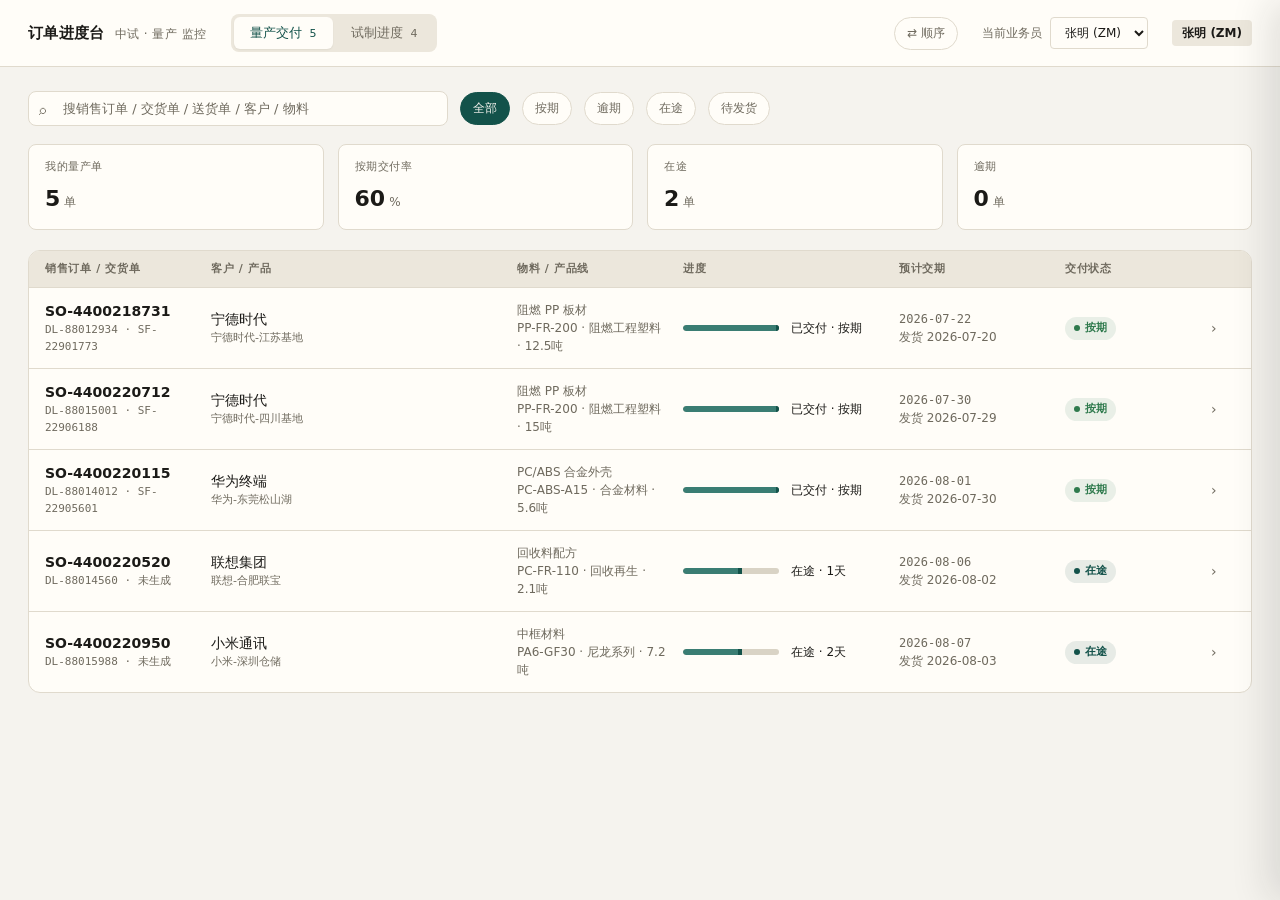
<file: index.html>
<!DOCTYPE html>
<html lang="zh-CN">
<head>
  <meta charset="UTF-8" />
  <meta name="viewport" content="width=device-width, initial-scale=1.0" />
  <title>订单进度台 — 中试 & 量产监控</title>
  <link rel="stylesheet" href="styles.css" />
</head>
<body>
  <div class="app">
    <!-- 顶栏 -->
    <header class="appbar">
      <div class="appbar__brand">
        <span class="appbar__title">订单进度台</span>
        <span class="appbar__sub">中试 · 量产 监控</span>
      </div>

      <div id="appbar-tabs" class="module-tabs"></div>

      <div class="appbar__spacer"></div>

      <button id="swap-order" class="chip" title="交换模块顺序">⇄ 顺序</button>

      <label class="appbar__me">
        <span>当前业务员</span>
        <select id="appbar-user" class="select"></select>
      </label>
      <div class="appbar__me"><span class="who" id="appbar-who">—</span></div>
    </header>

    <!-- 主体 -->
    <main class="main">
      <div id="module"></div>
    </main>
  </div>

  <!-- 详情抽屉 -->
  <div id="overlay" class="overlay"></div>
  <aside id="drawer" class="drawer">
    <div id="drawer-head" class="drawer__head"></div>
    <div id="drawer-body" class="drawer__body"></div>
  </aside>

  <script>
    // 注入业务员选项（在 app.js 之前，避免渲染时 select 为空）
    const OWNERS_KEYS = ['张明 (ZM)', '李芳 (LF)'];
    document.getElementById('appbar-user').innerHTML = OWNERS_KEYS
      .map(k => `<option value="${k}">${k}</option>`).join('');
  </script>
  <script src="app.js"></script>
</body>
</html>
</file>
<file: styles.css>
/* ============================================================
   订单进度台 — 品牌令牌
   方向 A+D：阶段轨道结构骨架 + 瑞士极简执行美学
   暖纸底 / 深 petrol 主色 / 发丝级分隔 / 单一强调
   ============================================================ */
:root {
  /* —— 表面与文字 —— */
  --brand-background: #f5f3ee;          /* 暖纸 paper */
  --brand-foreground: #1b1a17;          /* 墨 ink */
  --brand-card: #fffdf8;                /* 卡片暖白 */
  --brand-card-foreground: #1b1a17;
  --brand-popover: #fffdf8;
  --brand-popover-foreground: #1b1a17;
  /* —— 主色（唯一品牌强调） —— */
  --brand-primary: #13524a;             /* 深 petrol / teal */
  --brand-primary-foreground: #f5f3ee;
  /* —— 次级表面 —— */
  --brand-muted: #ece7dc;               /* 暖中性 muted */
  --brand-muted-foreground: #6f6a5e;     /* 次级文字 */
  /* —— 边界 / 输入 / 聚焦 —— */
  --brand-border: #e0dacd;              /* 发丝级分隔 */
  --brand-input: #e0dacd;
  --brand-ring: #13524a;
  /* —— 圆角刻度（瑞士克制） —— */
  --brand-radius-sm: 4px;
  --brand-radius-md: 8px;
  --brand-radius-lg: 12px;
  /* —— 状态色（仅真实状态/延误） —— */
  --state-success: #2f7a4d;
  --state-warning: #a9700f;
  --state-error: #ad3a2d;
  /* —— 阶段轨道派生色（中性 + 主色阶） —— */
  --track-rail: #d9d3c5;                /* 未达段导轨 */
  --track-done: #3a7d73;                /* 已完成段 */
  --track-active: #13524a;              /* 当前段 */
  --track-future: #c2bcaf;              /* 占位 */
  /* —— 字体栈（无衬线 / 系统优先，无外部加载） —— */
  --brand-font-sans: "Inter", "SF Pro Text", "Segoe UI", system-ui, -apple-system,
    "PingFang SC", "Hiragino Sans GB", "Microsoft YaHei", sans-serif;
  --brand-font-mono: "SF Mono", "JetBrains Mono", "Consolas", "Menlo", monospace;
}

/* ============================================================
   基础重置
   ============================================================ */
*, *::before, *::after { box-sizing: border-box; }
html, body { margin: 0; padding: 0; }
body {
  font-family: var(--brand-font-sans);
  background: var(--brand-background);
  color: var(--brand-foreground);
  font-size: 14px;
  line-height: 1.5;
  -webkit-font-smoothing: antialiased;
  text-rendering: optimizeLegibility;
}
button { font-family: inherit; cursor: pointer; }
input, select { font-family: inherit; }
a { color: var(--brand-primary); text-decoration: none; }
a:hover { text-decoration: underline; }

/* ============================================================
   应用骨架
   ============================================================ */
.app {
  min-height: 100vh;
  display: flex;
  flex-direction: column;
}

/* —— 顶栏 —— */
.appbar {
  background: var(--brand-card);
  border-bottom: 1px solid var(--brand-border);
  padding: 14px 28px;
  display: flex;
  align-items: center;
  gap: 24px;
  position: sticky;
  top: 0;
  z-index: 20;
}
.appbar__brand {
  display: flex;
  align-items: baseline;
  gap: 10px;
}
.appbar__title {
  font-size: 15px;
  font-weight: 600;
  letter-spacing: 0.02em;
}
.appbar__sub {
  font-size: 12px;
  color: var(--brand-muted-foreground);
  letter-spacing: 0.04em;
}
.appbar__spacer { flex: 1; }
.appbar__me {
  display: flex;
  align-items: center;
  gap: 8px;
  font-size: 12px;
  color: var(--brand-muted-foreground);
}
.appbar__me .who {
  color: var(--brand-foreground);
  font-weight: 600;
  padding: 4px 10px;
  background: var(--brand-muted);
  border-radius: var(--brand-radius-sm);
}

/* —— 模块切换 —— */
.module-tabs {
  display: flex;
  gap: 2px;
  background: var(--brand-muted);
  border-radius: var(--brand-radius-md);
  padding: 3px;
}
.module-tab {
  border: 0;
  background: transparent;
  color: var(--brand-muted-foreground);
  font-size: 13px;
  font-weight: 500;
  padding: 7px 16px;
  border-radius: 6px;
  display: flex;
  align-items: center;
  gap: 8px;
  transition: background .15s, color .15s;
}
.module-tab .count {
  font-size: 11px;
  font-variant-numeric: tabular-nums;
  color: var(--brand-muted-foreground);
}
.module-tab:hover { color: var(--brand-foreground); }
.module-tab.is-active {
  background: var(--brand-card);
  color: var(--brand-primary);
  box-shadow: 0 1px 2px rgba(27,26,23,.06);
}
.module-tab.is-active .count { color: var(--brand-primary); }

/* —— 主体 —— */
.main {
  flex: 1;
  padding: 24px 28px 48px;
  max-width: 1480px;
  width: 100%;
  margin: 0 auto;
}

/* ============================================================
   工具条：搜索 + 筛选
   ============================================================ */
.toolbar {
  display: flex;
  align-items: center;
  gap: 12px;
  margin-bottom: 18px;
  flex-wrap: wrap;
}
.search {
  position: relative;
  flex: 1;
  min-width: 240px;
  max-width: 420px;
}
.search input {
  width: 100%;
  border: 1px solid var(--brand-border);
  background: var(--brand-card);
  border-radius: var(--brand-radius-md);
  padding: 9px 12px 9px 34px;
  font-size: 13px;
  color: var(--brand-foreground);
  outline: none;
  transition: border-color .15s, box-shadow .15s;
}
.search input::placeholder { color: var(--brand-muted-foreground); }
.search input:focus {
  border-color: var(--brand-ring);
  box-shadow: 0 0 0 3px rgba(19,82,74,.12);
}
.search__icon {
  position: absolute;
  left: 11px;
  top: 50%;
  transform: translateY(-50%);
  color: var(--brand-muted-foreground);
  pointer-events: none;
}
.chip {
  border: 1px solid var(--brand-border);
  background: var(--brand-card);
  color: var(--brand-muted-foreground);
  font-size: 12px;
  font-weight: 500;
  padding: 7px 12px;
  border-radius: 999px;
  display: inline-flex;
  align-items: center;
  gap: 6px;
  transition: all .15s;
}
.chip:hover { border-color: var(--brand-muted-foreground); color: var(--brand-foreground); }
.chip.is-active {
  background: var(--brand-primary);
  color: var(--brand-primary-foreground);
  border-color: var(--brand-primary);
}
.chip.is-active .chip__x { opacity: .8; }
.select {
  border: 1px solid var(--brand-border);
  background: var(--brand-card);
  color: var(--brand-foreground);
  font-size: 12px;
  font-weight: 500;
  padding: 7px 10px;
  border-radius: var(--brand-radius-sm);
  outline: none;
}
.select:focus { border-color: var(--brand-ring); }

/* ============================================================
   订单列表
   ============================================================ */
.list {
  background: var(--brand-card);
  border: 1px solid var(--brand-border);
  border-radius: var(--brand-radius-lg);
  overflow: hidden;
}
.list__head {
  display: grid;
  align-items: center;
  background: var(--brand-muted);
  border-bottom: 1px solid var(--brand-border);
  padding: 10px 16px;
  font-size: 11px;
  font-weight: 600;
  letter-spacing: 0.06em;
  text-transform: uppercase;
  color: var(--brand-muted-foreground);
}
.row {
  display: grid;
  align-items: center;
  padding: 13px 16px;
  border-bottom: 1px solid var(--brand-border);
  cursor: pointer;
  transition: background .12s;
}
.row:last-child { border-bottom: 0; }
.row:hover { background: rgba(19,82,74,.035); }
.row.is-exception { background: rgba(173,58,45,.045); }
.row.is-exception:hover { background: rgba(173,58,45,.075); }
.row.is-exception td, .row.is-exception { /* 左侧异常指示条 */ }

/* 异常行左侧细条 */
.row { position: relative; }
.row.is-exception::before {
  content: "";
  position: absolute;
  left: 0; top: 0; bottom: 0;
  width: 3px;
  background: var(--state-error);
}

.col-no { font-weight: 600; font-variant-numeric: tabular-nums; }
.col-no .sub { font-weight: 400; color: var(--brand-muted-foreground); font-size: 11px; }
.col-customer { color: var(--brand-foreground); }
.col-customer .sub { color: var(--brand-muted-foreground); font-size: 11px; }
.col-meta { color: var(--brand-muted-foreground); font-size: 12px; }
.muted { color: var(--brand-muted-foreground); }
.mono { font-family: var(--brand-font-mono); font-size: 12px; }

/* —— 进度概览（列表行内） —— */
.pvw {
  display: flex;
  align-items: center;
  gap: 12px;
}
.pvw__track {
  position: relative;
  flex: 1;
  height: 6px;
  background: var(--track-rail);
  border-radius: 999px;
  overflow: hidden;
}
.pvw__fill {
  position: absolute;
  left: 0; top: 0; bottom: 0;
  background: var(--track-done);
  border-radius: 999px;
}
.pvw__fill.has-active::after {
  content: "";
  position: absolute;
  right: -1px; top: -2px; bottom: -2px;
  width: 4px;
  background: var(--track-active);
  border-radius: 999px;
}
.pvw__label {
  font-size: 12px;
  color: var(--brand-foreground);
  white-space: nowrap;
  min-width: 92px;
}
.pvw__label .frac {
  font-family: var(--brand-font-mono);
  color: var(--brand-muted-foreground);
  font-size: 11px;
  margin-left: 6px;
}

/* —— 状态徽章 —— */
.badge {
  display: inline-flex;
  align-items: center;
  gap: 5px;
  font-size: 11px;
  font-weight: 600;
  padding: 3px 9px;
  border-radius: 999px;
  letter-spacing: 0.02em;
  white-space: nowrap;
}
.badge .dot { width: 6px; height: 6px; border-radius: 50%; background: currentColor; }
.badge--ok      { color: var(--state-success); background: rgba(47,122,77,.10); }
.badge--warn    { color: var(--state-warning); background: rgba(169,112,15,.12); }
.badge--err     { color: var(--state-error);   background: rgba(173,58,45,.10); }
.badge--neutral { color: var(--brand-muted-foreground); background: var(--brand-muted); }
.badge--petrol  { color: var(--brand-primary); background: rgba(19,82,74,.10); }

/* —— 类型标签（试制） —— */
.tag {
  font-size: 11px;
  font-weight: 600;
  color: var(--brand-muted-foreground);
  background: var(--brand-muted);
  padding: 2px 8px;
  border-radius: var(--brand-radius-sm);
  letter-spacing: 0.02em;
}
.tag--gz { color: #6b4a1e; background: rgba(169,112,15,.12); }
.tag--sh { color: #1f4e6b; background: rgba(47,107,141,.12); }
.tag--xs { color: var(--brand-primary); background: rgba(19,82,74,.10); }
.tag--oa { color: #5a4a6b; background: rgba(90,74,107,.12); }

/* —— 列网格 —— */
.grid-pilot .list__head,
.grid-pilot .row { grid-template-columns: 150px 1fr 120px 220px 130px 24px; gap: 16px; }
.grid-mass  .list__head,
.grid-mass  .row  { grid-template-columns: 150px 1fr 150px 200px 150px 130px 24px; gap: 16px; }

.caret { color: var(--brand-muted-foreground); transition: transform .15s; }
.row:hover .caret { color: var(--brand-primary); }

/* —— 空状态 —— */
.empty {
  padding: 56px 24px;
  text-align: center;
  color: var(--brand-muted-foreground);
  font-size: 13px;
}

/* ============================================================
   详情抽屉
   ============================================================ */
.overlay {
  position: fixed;
  inset: 0;
  background: rgba(27,26,23,.32);
  opacity: 0;
  pointer-events: none;
  transition: opacity .2s;
  z-index: 40;
}
.overlay.is-open { opacity: 1; pointer-events: auto; }
.drawer {
  position: fixed;
  top: 0; right: 0; bottom: 0;
  width: min(640px, 92vw);
  background: var(--brand-background);
  box-shadow: -12px 0 36px rgba(27,26,23,.12);
  transform: translateX(100%);
  transition: transform .26s cubic-bezier(.4,0,.2,1);
  z-index: 50;
  display: flex;
  flex-direction: column;
}
.drawer.is-open { transform: translateX(0); }
.drawer__head {
  padding: 20px 24px 16px;
  border-bottom: 1px solid var(--brand-border);
  background: var(--brand-card);
}
.drawer__close {
  position: absolute;
  top: 16px; right: 18px;
  border: 0;
  background: transparent;
  color: var(--brand-muted-foreground);
  font-size: 18px;
  width: 30px; height: 30px;
  border-radius: var(--brand-radius-sm);
  display: flex; align-items: center; justify-content: center;
}
.drawer__close:hover { background: var(--brand-muted); color: var(--brand-foreground); }
.drawer__no { font-size: 17px; font-weight: 600; font-variant-numeric: tabular-nums; }
.drawer__sub { margin-top: 6px; display: flex; gap: 10px; flex-wrap: wrap; align-items: center; font-size: 12px; color: var(--brand-muted-foreground); }
.drawer__body {
  flex: 1;
  overflow-y: auto;
  padding: 24px;
}

/* —— 时间轴（详情用，纵向） —— */
.timeline { position: relative; padding-left: 26px; }
.timeline::before {
  content: "";
  position: absolute;
  left: 7px; top: 6px; bottom: 6px;
  width: 2px;
  background: var(--track-rail);
}
.tl-node { position: relative; padding-bottom: 22px; }
.tl-node:last-child { padding-bottom: 0; }
.tl-node__dot {
  position: absolute;
  left: -26px; top: 2px;
  width: 16px; height: 16px;
  border-radius: 50%;
  background: var(--brand-card);
  border: 2px solid var(--track-future);
  z-index: 1;
}
.tl-node.is-done .tl-node__dot { border-color: var(--track-done); background: var(--track-done); }
.tl-node.is-active .tl-node__dot {
  border-color: var(--track-active);
  background: var(--brand-card);
  box-shadow: 0 0 0 4px rgba(19,82,74,.14);
}
.tl-node.is-exception .tl-node__dot { border-color: var(--state-error); background: var(--state-error); }
.tl-node__title {
  font-size: 13px;
  font-weight: 600;
  display: flex;
  align-items: center;
  gap: 8px;
}
.tl-node.is-active .tl-node__title { color: var(--brand-primary); }
.tl-node__meta {
  font-size: 12px;
  color: var(--brand-muted-foreground);
  margin-top: 3px;
  display: flex;
  gap: 12px;
  flex-wrap: wrap;
}
.tl-node__meta .mono { color: var(--brand-foreground); }
.tl-node__exc {
  margin-top: 6px;
  font-size: 12px;
  color: var(--state-error);
  display: flex;
  align-items: center;
  gap: 6px;
}

/* —— 详情信息块 —— */
.info-grid {
  display: grid;
  grid-template-columns: 1fr 1fr;
  gap: 14px 24px;
  margin-bottom: 24px;
}
.info-item { display: flex; flex-direction: column; gap: 3px; }
.info-item__k { font-size: 11px; color: var(--brand-muted-foreground); letter-spacing: .04em; text-transform: uppercase; }
.info-item__v { font-size: 13px; font-weight: 500; }
.section-title {
  font-size: 12px;
  font-weight: 600;
  letter-spacing: 0.08em;
  text-transform: uppercase;
  color: var(--brand-muted-foreground);
  margin: 0 0 14px;
  padding-bottom: 8px;
  border-bottom: 1px solid var(--brand-border);
}
.section-title:not(:first-child) { margin-top: 28px; }

/* —— 概览统计条 —— */
.kpis {
  display: grid;
  grid-template-columns: repeat(4, 1fr);
  gap: 14px;
  margin-bottom: 20px;
}
.kpi {
  background: var(--brand-card);
  border: 1px solid var(--brand-border);
  border-radius: var(--brand-radius-md);
  padding: 14px 16px;
}
.kpi__k { font-size: 11px; color: var(--brand-muted-foreground); letter-spacing: .05em; text-transform: uppercase; }
.kpi__v { font-size: 22px; font-weight: 600; font-variant-numeric: tabular-nums; margin-top: 6px; }
.kpi__v small { font-size: 12px; font-weight: 500; color: var(--brand-muted-foreground); margin-left: 4px; }

/* —— 排序指示 —— */
.sortable { cursor: pointer; user-select: none; display: inline-flex; align-items: center; gap: 4px; }
.sortable:hover { color: var(--brand-foreground); }

/* —— 滚动条 —— */
.drawer__body::-webkit-scrollbar { width: 8px; }
.drawer__body::-webkit-scrollbar-thumb { background: var(--brand-border); border-radius: 4px; }

@media (max-width: 980px) {
  .kpis { grid-template-columns: repeat(2, 1fr); }
  .grid-pilot .list__head, .grid-pilot .row { grid-template-columns: 130px 1fr 160px 100px; }
  .grid-pilot .col-meta:nth-child(3) { display: none; }
  .grid-mass .list__head, .grid-mass .row { grid-template-columns: 130px 1fr 150px 120px; }
  .grid-mass .col-meta:nth-child(3), .grid-mass .col-meta:nth-child(6) { display: none; }
}
</file>
